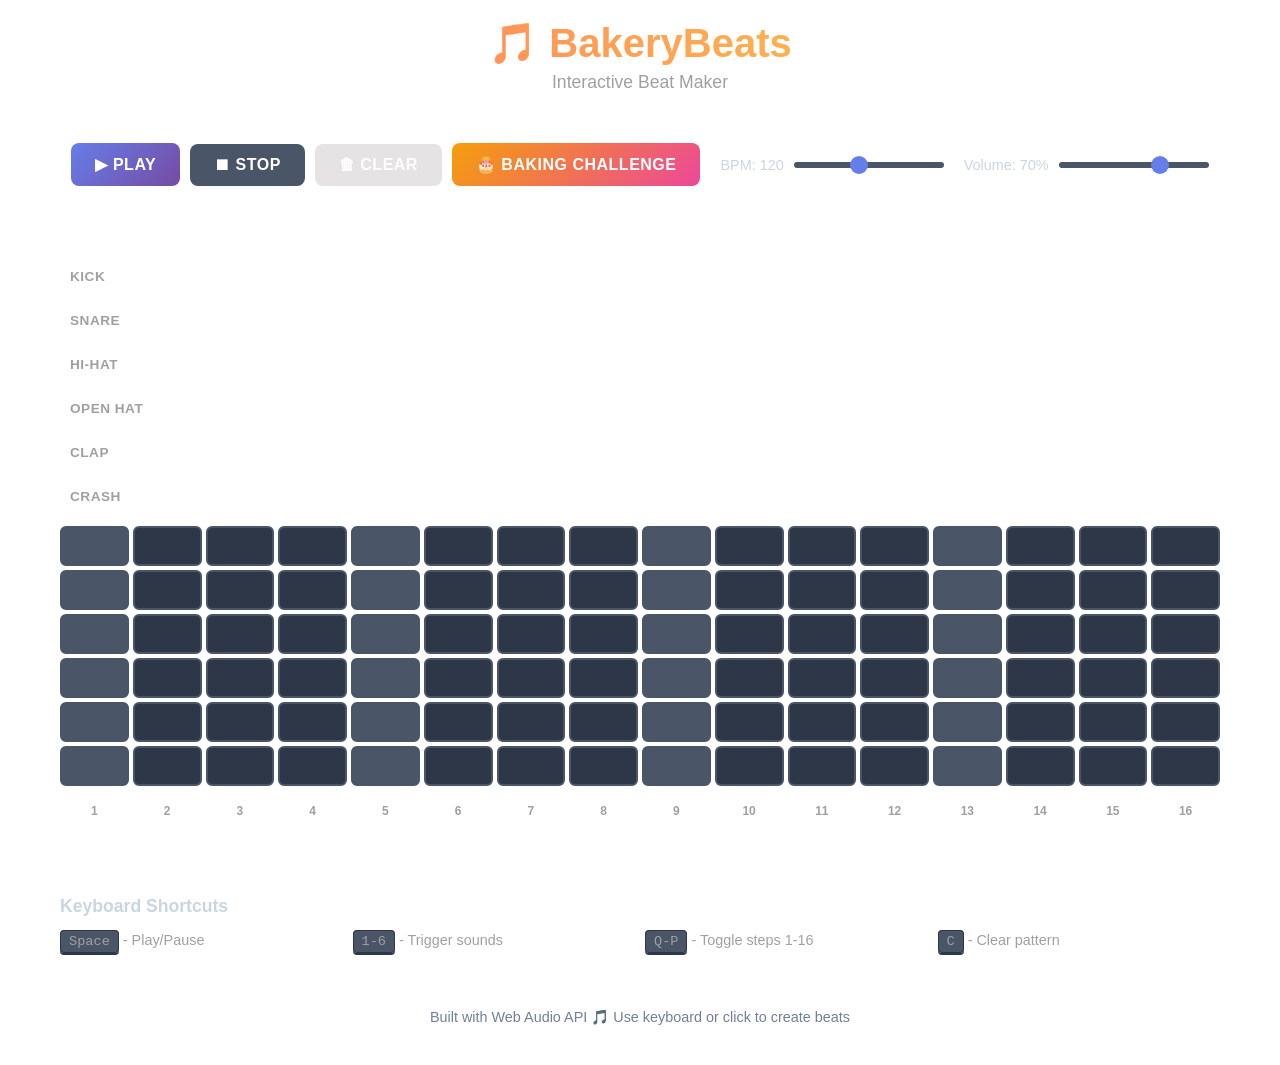
<file: index.html>
<!DOCTYPE html>
<html lang="en">
<head>
  <meta charset="UTF-8">
  <meta name="viewport" content="width=device-width, initial-scale=1.0">
  <title>BakeryBeats - Beat Maker</title>
  <link rel="stylesheet" href="styles.css">
</head>
<body>
  <div class="container">
    <header>
      <h1>🎵 BakeryBeats</h1>
      <p class="subtitle">Interactive Beat Maker</p>
    </header>

    <div class="controls">
      <div class="control-group">
        <button id="playBtn" class="btn btn-primary">▶ Play</button>
        <button id="stopBtn" class="btn btn-secondary">⏹ Stop</button>
        <button id="clearBtn" class="btn btn-danger">🗑 Clear</button>
        <button id="challengeBtn" class="btn btn-challenge">🎂 Baking Challenge</button>
      </div>

      <div class="control-group">
        <label for="bpmSlider">BPM: <span id="bpmValue">120</span></label>
        <input type="range" id="bpmSlider" min="60" max="200" value="120" class="slider">
      </div>

      <div class="control-group">
        <label for="volumeSlider">Volume: <span id="volumeValue">70</span>%</label>
        <input type="range" id="volumeSlider" min="0" max="100" value="70" class="slider">
      </div>
    </div>

    <div class="sequencer">
      <div class="track-labels">
        <div class="track-label">Kick</div>
        <div class="track-label">Snare</div>
        <div class="track-label">Hi-Hat</div>
        <div class="track-label">Open Hat</div>
        <div class="track-label">Clap</div>
        <div class="track-label">Crash</div>
      </div>

      <div class="beat-grid" id="beatGrid">
        <!-- Grid will be generated by JavaScript -->
      </div>

      <div class="step-indicators">
        <div class="step-marker" data-step="0">1</div>
        <div class="step-marker" data-step="1">2</div>
        <div class="step-marker" data-step="2">3</div>
        <div class="step-marker" data-step="3">4</div>
        <div class="step-marker" data-step="4">5</div>
        <div class="step-marker" data-step="5">6</div>
        <div class="step-marker" data-step="6">7</div>
        <div class="step-marker" data-step="7">8</div>
        <div class="step-marker" data-step="8">9</div>
        <div class="step-marker" data-step="9">10</div>
        <div class="step-marker" data-step="10">11</div>
        <div class="step-marker" data-step="11">12</div>
        <div class="step-marker" data-step="12">13</div>
        <div class="step-marker" data-step="13">14</div>
        <div class="step-marker" data-step="14">15</div>
        <div class="step-marker" data-step="15">16</div>
      </div>
    </div>

    <div class="keyboard-hints">
      <h3>Keyboard Shortcuts</h3>
      <div class="hints-grid">
        <div><kbd>Space</kbd> - Play/Pause</div>
        <div><kbd>1-6</kbd> - Trigger sounds</div>
        <div><kbd>Q-P</kbd> - Toggle steps 1-16</div>
        <div><kbd>C</kbd> - Clear pattern</div>
      </div>
    </div>

    <footer>
      <p>Built with Web Audio API 🎵 Use keyboard or click to create beats</p>
    </footer>
  </div>

  <!-- Challenge Modal -->
  <div id="challengeModal" class="modal">
    <div class="modal-content">
      <button class="modal-close" id="closeChallenge">&times;</button>
      <h2 id="challengeTitle">Challenge</h2>
      <p id="challengeDesc"></p>
      <div class="challenge-meta">
        <span class="difficulty" id="challengeDifficulty"></span>
        <span class="timer" id="challengeTimer"></span>
      </div>
      <div class="challenge-hints">
        <h4>💡 Tips:</h4>
        <ul id="challengeHints"></ul>
      </div>
      <button class="btn btn-primary" id="startChallengeBtn">Start Challenge!</button>
    </div>
  </div>

  <!-- Challenge Result Modal -->
  <div id="challengeResult" class="modal">
    <div class="modal-content">
      <button class="modal-close" id="closeChallengeResult">&times;</button>
      <h2>Challenge Complete! 🎉</h2>
      <div class="result-score" id="resultScore">0%</div>
      <div class="result-status" id="resultStatus"></div>
      <div id="resultFeedback"></div>
      <div class="result-buttons">
        <button class="btn btn-primary" id="retryBtn">Retry</button>
        <button class="btn btn-secondary" id="nextChallengeBtn">Next Challenge</button>
        <button class="btn btn-dark" id="backMenuBtn">Back to Menu</button>
      </div>
    </div>
  </div>

  <!-- Challenge Menu Modal -->
  <div id="challengeMenu" class="modal">
    <div class="modal-content challenge-menu-large">
      <button class="modal-close" id="closeChallengeMenu">&times;</button>
      <h2>🎂 Baking Challenges</h2>
      
      <div class="challenge-tabs">
        <button class="tab-btn active" data-difficulty="Easy">Easy</button>
        <button class="tab-btn" data-difficulty="Medium">Medium</button>
        <button class="tab-btn" data-difficulty="Hard">Hard</button>
      </div>

      <div class="challenges-grid" id="challengesGrid">
        <!-- Challenges will be populated by JavaScript -->
      </div>
    </div>
  </div>

  <script src="app.js"></script>
  <script src="challenge.js"></script>
  <script src="challenge-ui.js"></script>
</body>
</html>
</file>
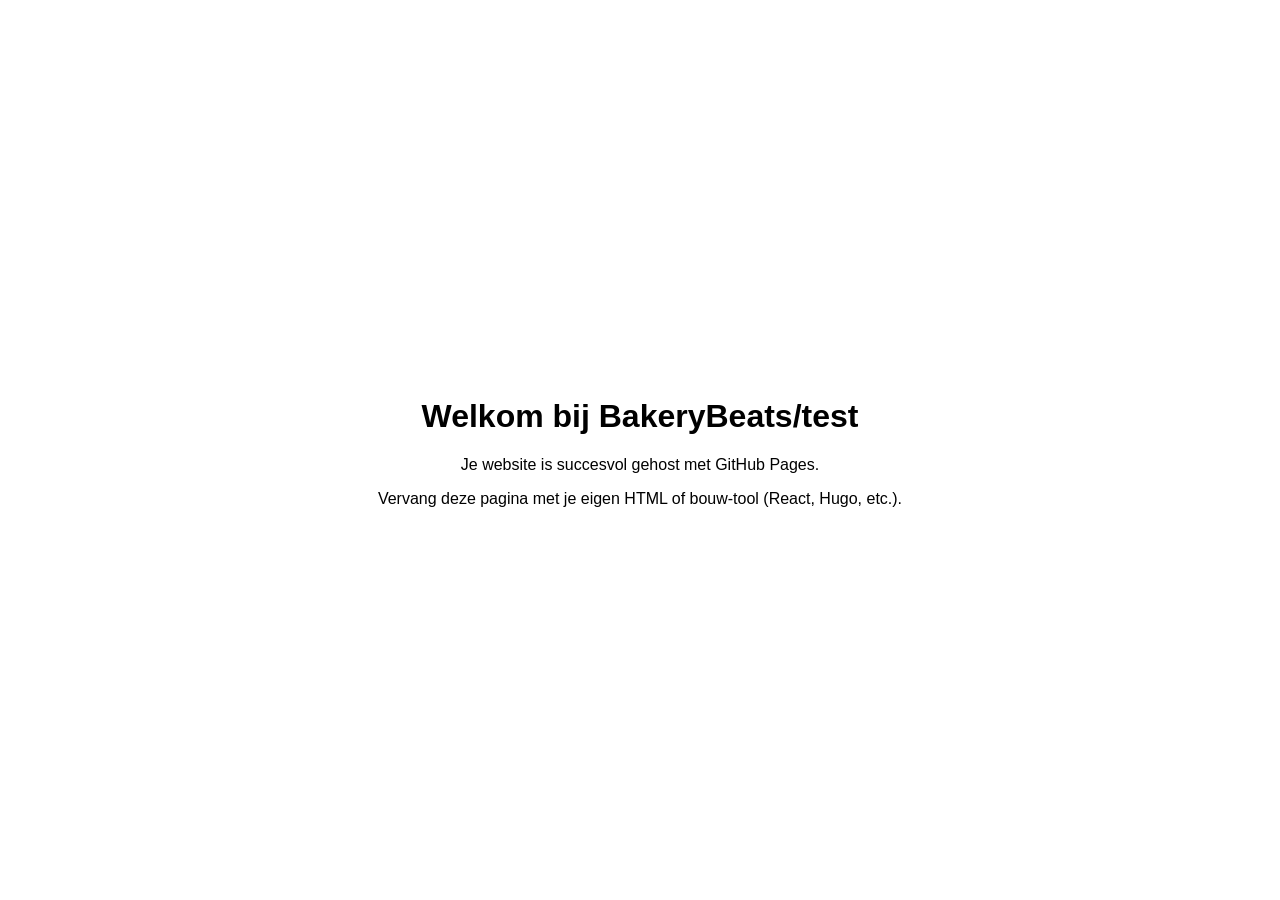
<file: docs/index.html>
<!doctype html>
<html lang="nl">
<head>
  <meta charset="utf-8" />
  <meta name="viewport" content="width=device-width,initial-scale=1" />
  <title>Mijn site</title>
  <style>
    body { font-family: Arial, sans-serif; display:flex; height:100vh; align-items:center; justify-content:center; margin:0; }
    .card { text-align:center; }
  </style>
</head>
<body>
  <div class="card">
    <h1>Welkom bij BakeryBeats/test</h1>
    <p>Je website is succesvol gehost met GitHub Pages.</p>
    <p>Vervang deze pagina met je eigen HTML of bouw-tool (React, Hugo, etc.).</p>
  </div>
</body>
</html>
</file>
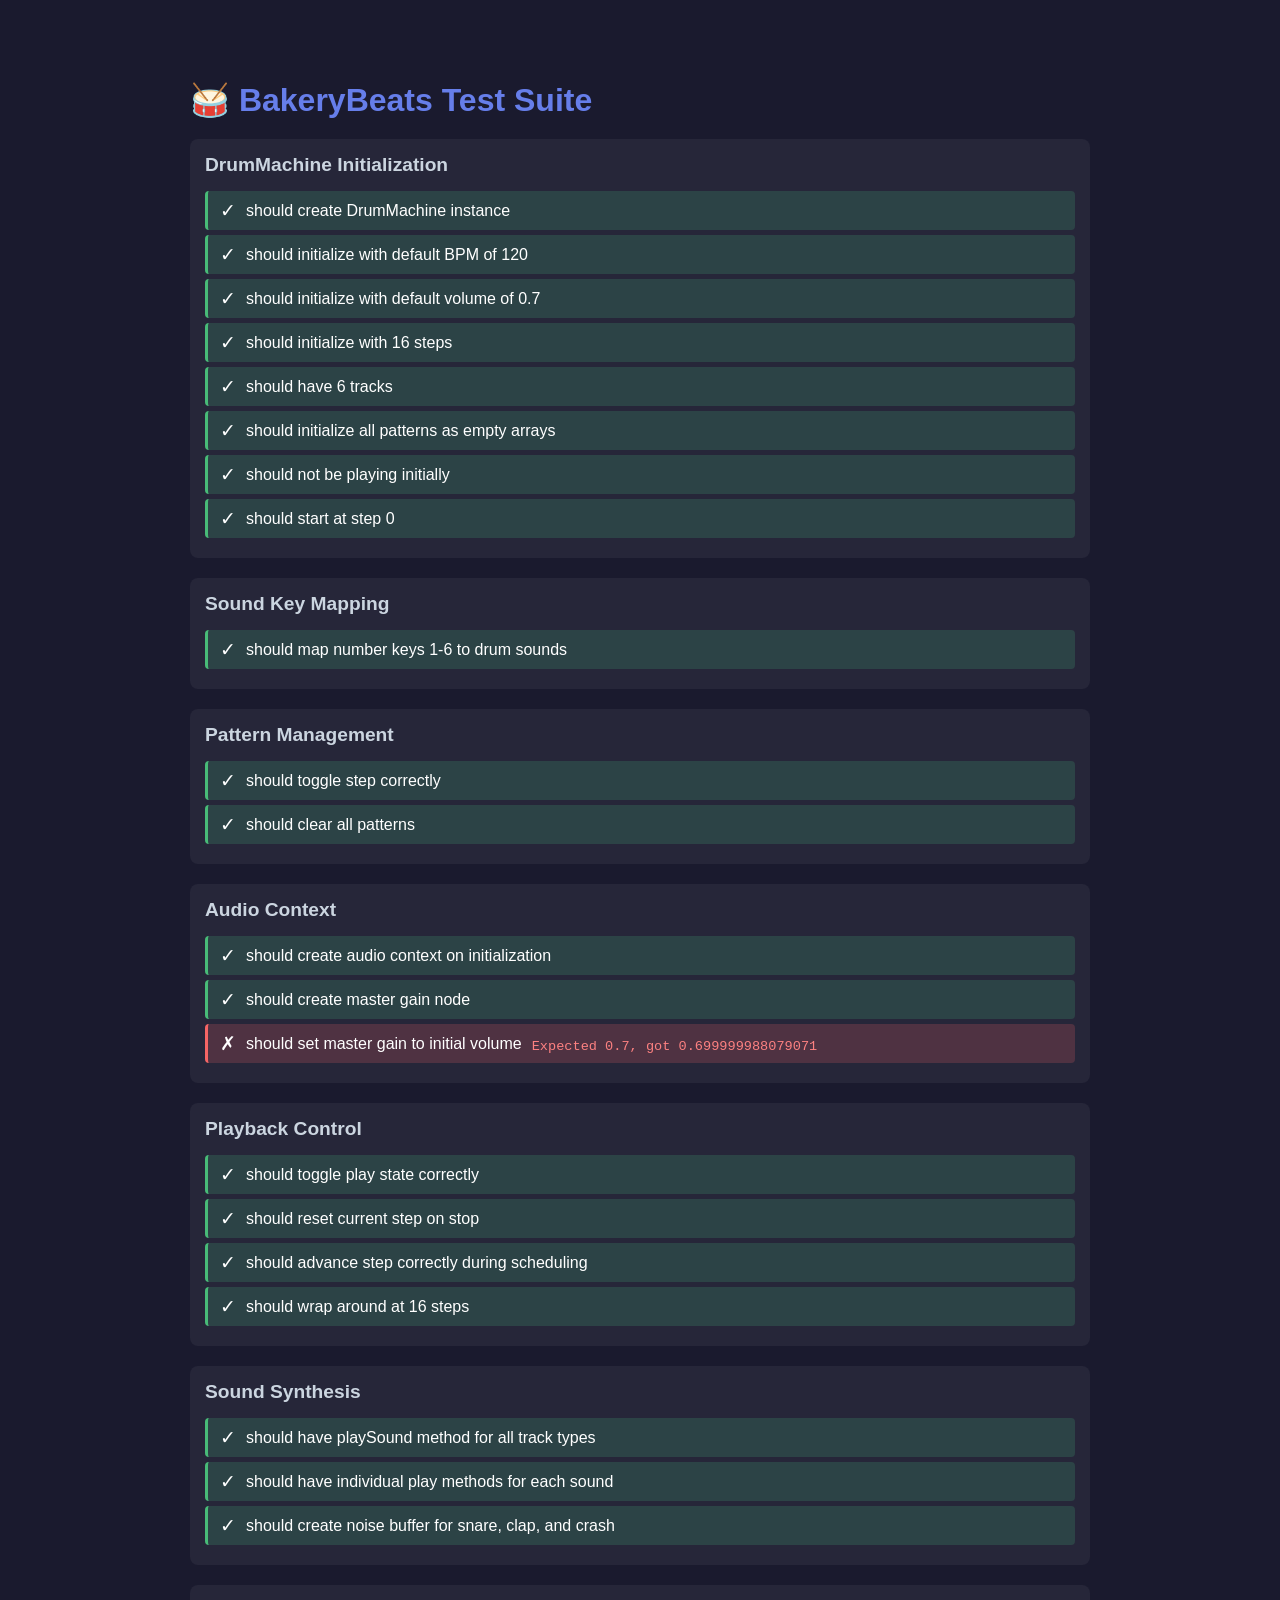
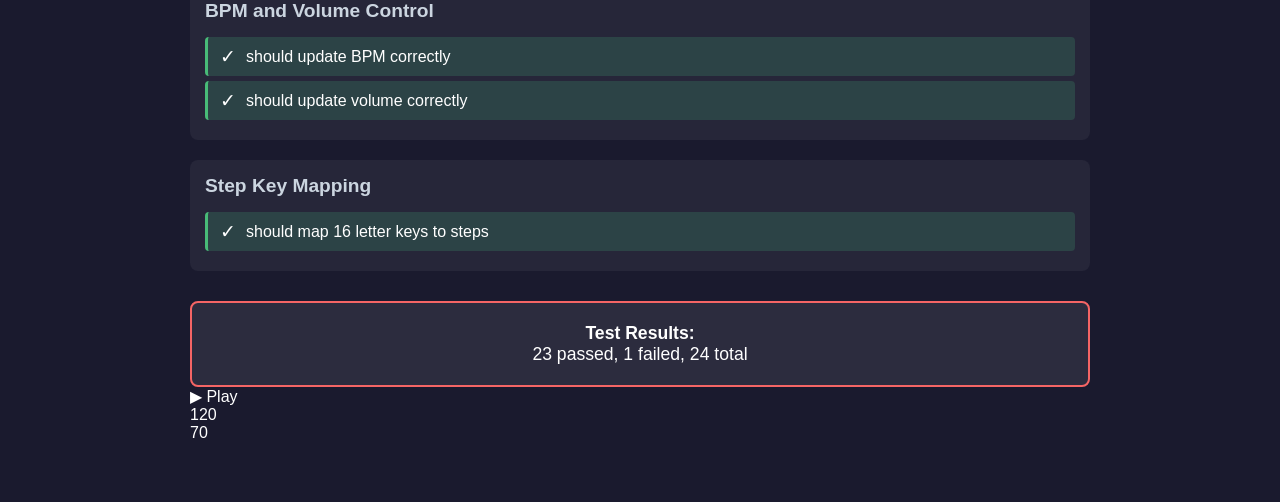
<file: test.html>
<!DOCTYPE html>
<html lang="en">
<head>
  <meta charset="UTF-8">
  <meta name="viewport" content="width=device-width, initial-scale=1.0">
  <title>BakeryBeats - Tests</title>
  <style>
    body {
      font-family: -apple-system, BlinkMacSystemFont, 'Segoe UI', Roboto, sans-serif;
      max-width: 900px;
      margin: 40px auto;
      padding: 20px;
      background: #1a1a2e;
      color: #fff;
    }
    h1 {
      color: #667eea;
      margin-bottom: 20px;
    }
    .test-suite {
      margin: 20px 0;
      padding: 15px;
      background: rgba(255,255,255,0.05);
      border-radius: 8px;
    }
    .test-suite h2 {
      margin: 0 0 15px 0;
      font-size: 1.2rem;
      color: #cbd5e0;
    }
    .test {
      padding: 8px 12px;
      margin: 5px 0;
      border-radius: 4px;
      display: flex;
      align-items: center;
      gap: 10px;
    }
    .test.pass {
      background: rgba(72, 187, 120, 0.2);
      border-left: 3px solid #48bb78;
    }
    .test.fail {
      background: rgba(245, 101, 101, 0.2);
      border-left: 3px solid #f56565;
    }
    .test-icon {
      font-size: 1.2rem;
    }
    .summary {
      margin-top: 30px;
      padding: 20px;
      background: rgba(255,255,255,0.08);
      border-radius: 8px;
      text-align: center;
      font-size: 1.1rem;
    }
    .summary.all-pass {
      border: 2px solid #48bb78;
    }
    .summary.has-fail {
      border: 2px solid #f56565;
    }
    .error-details {
      font-size: 0.85rem;
      color: #fc8181;
      margin-top: 5px;
      font-family: monospace;
    }
  </style>
</head>
<body>
  <h1>🥁 BakeryBeats Test Suite</h1>
  <div id="testResults"></div>
  <div id="summary" class="summary"></div>

  <script src="app.js"></script>
  <script>
    // Simple test framework
    class TestRunner {
      constructor() {
        this.results = [];
        this.currentSuite = null;
      }

      describe(name, fn) {
        this.currentSuite = { name, tests: [] };
        fn();
        this.results.push(this.currentSuite);
      }

      it(description, fn) {
        try {
          fn();
          this.currentSuite.tests.push({ description, passed: true });
        } catch (error) {
          this.currentSuite.tests.push({ description, passed: false, error: error.message });
        }
      }

      assertEqual(actual, expected, message = '') {
        if (actual !== expected) {
          throw new Error(`${message} Expected ${expected}, got ${actual}`);
        }
      }

      assertTrue(value, message = '') {
        if (!value) {
          throw new Error(`${message} Expected true, got ${value}`);
        }
      }

      assertFalse(value, message = '') {
        if (value) {
          throw new Error(`${message} Expected false, got ${value}`);
        }
      }

      assertInstanceOf(value, constructor, message = '') {
        if (!(value instanceof constructor)) {
          throw new Error(`${message} Expected instance of ${constructor.name}`);
        }
      }

      render() {
        const container = document.getElementById('testResults');
        let totalPassed = 0;
        let totalFailed = 0;

        this.results.forEach(suite => {
          const suiteDiv = document.createElement('div');
          suiteDiv.className = 'test-suite';

          const suiteTitle = document.createElement('h2');
          suiteTitle.textContent = suite.name;
          suiteDiv.appendChild(suiteTitle);

          suite.tests.forEach(test => {
            const testDiv = document.createElement('div');
            testDiv.className = `test ${test.passed ? 'pass' : 'fail'}`;

            const icon = document.createElement('span');
            icon.className = 'test-icon';
            icon.textContent = test.passed ? '✓' : '✗';

            const text = document.createElement('span');
            text.textContent = test.description;

            testDiv.appendChild(icon);
            testDiv.appendChild(text);

            if (test.error) {
              const errorDiv = document.createElement('div');
              errorDiv.className = 'error-details';
              errorDiv.textContent = test.error;
              testDiv.appendChild(errorDiv);
            }

            suiteDiv.appendChild(testDiv);

            if (test.passed) totalPassed++;
            else totalFailed++;
          });

          container.appendChild(suiteDiv);
        });

        const summary = document.getElementById('summary');
        summary.className = `summary ${totalFailed === 0 ? 'all-pass' : 'has-fail'}`;
        summary.innerHTML = `
          <strong>Test Results:</strong><br>
          ${totalPassed} passed, ${totalFailed} failed, ${totalPassed + totalFailed} total
        `;
      }
    }

    // Create mock DOM elements needed for tests
    function createMockDOM() {
      // Create mock elements that app.js expects
      const mockElements = [
        'playBtn', 'stopBtn', 'clearBtn', 'bpmSlider', 'bpmValue',
        'volumeSlider', 'volumeValue', 'beatGrid'
      ];

      mockElements.forEach(id => {
        if (!document.getElementById(id)) {
          const el = document.createElement('div');
          el.id = id;
          if (id.includes('Slider')) {
            el.value = id === 'bpmSlider' ? '120' : '70';
          } else if (id.includes('Value')) {
            el.textContent = id === 'bpmValue' ? '120' : '70';
          }
          document.body.appendChild(el);
        }
      });
    }

    // Run tests
    createMockDOM();

    const runner = new TestRunner();

    runner.describe('DrumMachine Initialization', () => {
      runner.it('should create DrumMachine instance', () => {
        const dm = new DrumMachine();
        runner.assertInstanceOf(dm, DrumMachine);
      });

      runner.it('should initialize with default BPM of 120', () => {
        const dm = new DrumMachine();
        runner.assertEqual(dm.bpm, 120);
      });

      runner.it('should initialize with default volume of 0.7', () => {
        const dm = new DrumMachine();
        runner.assertEqual(dm.volume, 0.7);
      });

      runner.it('should initialize with 16 steps', () => {
        const dm = new DrumMachine();
        runner.assertEqual(dm.numSteps, 16);
      });

      runner.it('should have 6 tracks', () => {
        const dm = new DrumMachine();
        runner.assertEqual(dm.tracks.length, 6);
      });

      runner.it('should initialize all patterns as empty arrays', () => {
        const dm = new DrumMachine();
        dm.tracks.forEach(track => {
          runner.assertEqual(dm.patterns[track].length, 16);
          runner.assertTrue(dm.patterns[track].every(val => val === false));
        });
      });

      runner.it('should not be playing initially', () => {
        const dm = new DrumMachine();
        runner.assertFalse(dm.isPlaying);
      });

      runner.it('should start at step 0', () => {
        const dm = new DrumMachine();
        runner.assertEqual(dm.currentStep, 0);
      });
    });

    runner.describe('Sound Key Mapping', () => {
      runner.it('should map number keys 1-6 to drum sounds', () => {
        const dm = new DrumMachine();
        runner.assertEqual(dm.soundKeys['1'], 'kick');
        runner.assertEqual(dm.soundKeys['2'], 'snare');
        runner.assertEqual(dm.soundKeys['3'], 'hihat');
        runner.assertEqual(dm.soundKeys['4'], 'openhat');
        runner.assertEqual(dm.soundKeys['5'], 'clap');
        runner.assertEqual(dm.soundKeys['6'], 'crash');
      });
    });

    runner.describe('Pattern Management', () => {
      runner.it('should toggle step correctly', () => {
        const dm = new DrumMachine();
        dm.patterns['kick'][0] = false;
        dm.patterns['kick'][0] = !dm.patterns['kick'][0];
        runner.assertTrue(dm.patterns['kick'][0]);
      });

      runner.it('should clear all patterns', () => {
        const dm = new DrumMachine();
        dm.patterns['kick'][0] = true;
        dm.patterns['snare'][5] = true;
        dm.clearPattern();
        dm.tracks.forEach(track => {
          runner.assertTrue(dm.patterns[track].every(val => val === false));
        });
      });
    });

    runner.describe('Audio Context', () => {
      runner.it('should create audio context on initialization', () => {
        const dm = new DrumMachine();
        runner.assertInstanceOf(dm.audioContext, AudioContext);
      });

      runner.it('should create master gain node', () => {
        const dm = new DrumMachine();
        runner.assertInstanceOf(dm.masterGain, GainNode);
      });

      runner.it('should set master gain to initial volume', () => {
        const dm = new DrumMachine();
        runner.assertEqual(dm.masterGain.gain.value, 0.7);
      });
    });

    runner.describe('Playback Control', () => {
      runner.it('should toggle play state correctly', () => {
        const dm = new DrumMachine();
        runner.assertFalse(dm.isPlaying);
        dm.togglePlay();
        runner.assertTrue(dm.isPlaying);
        dm.togglePlay();
        runner.assertFalse(dm.isPlaying);
      });

      runner.it('should reset current step on stop', () => {
        const dm = new DrumMachine();
        dm.currentStep = 5;
        dm.stop();
        runner.assertEqual(dm.currentStep, 0);
      });

      runner.it('should advance step correctly during scheduling', () => {
        const dm = new DrumMachine();
        dm.currentStep = 0;
        dm.scheduleStep();
        runner.assertEqual(dm.currentStep, 1);
      });

      runner.it('should wrap around at 16 steps', () => {
        const dm = new DrumMachine();
        dm.currentStep = 15;
        dm.scheduleStep();
        runner.assertEqual(dm.currentStep, 0);
      });
    });

    runner.describe('Sound Synthesis', () => {
      runner.it('should have playSound method for all track types', () => {
        const dm = new DrumMachine();
        dm.tracks.forEach(track => {
          runner.assertTrue(typeof dm.playSound === 'function');
          // Should not throw
          dm.playSound(track);
        });
      });

      runner.it('should have individual play methods for each sound', () => {
        const dm = new DrumMachine();
        runner.assertTrue(typeof dm.playKick === 'function');
        runner.assertTrue(typeof dm.playSnare === 'function');
        runner.assertTrue(typeof dm.playHiHat === 'function');
        runner.assertTrue(typeof dm.playClap === 'function');
        runner.assertTrue(typeof dm.playCrash === 'function');
      });

      runner.it('should create noise buffer for snare, clap, and crash', () => {
        const dm = new DrumMachine();
        const buffer = dm.createNoiseBuffer();
        runner.assertInstanceOf(buffer, AudioBuffer);
        runner.assertEqual(buffer.numberOfChannels, 1);
      });
    });

    runner.describe('BPM and Volume Control', () => {
      runner.it('should update BPM correctly', () => {
        const dm = new DrumMachine();
        dm.bpm = 140;
        runner.assertEqual(dm.bpm, 140);
      });

      runner.it('should update volume correctly', () => {
        const dm = new DrumMachine();
        dm.volume = 0.5;
        runner.assertEqual(dm.volume, 0.5);
        dm.masterGain.gain.value = dm.volume;
        runner.assertEqual(dm.masterGain.gain.value, 0.5);
      });
    });

    runner.describe('Step Key Mapping', () => {
      runner.it('should map 16 letter keys to steps', () => {
        const dm = new DrumMachine();
        runner.assertEqual(dm.stepKeys.length, 16);
        runner.assertEqual(dm.stepKeys[0][0], 'q');
        runner.assertEqual(dm.stepKeys[15][1], 15);
      });
    });

    // Render results
    runner.render();
  </script>
</body>
</html>
</file>
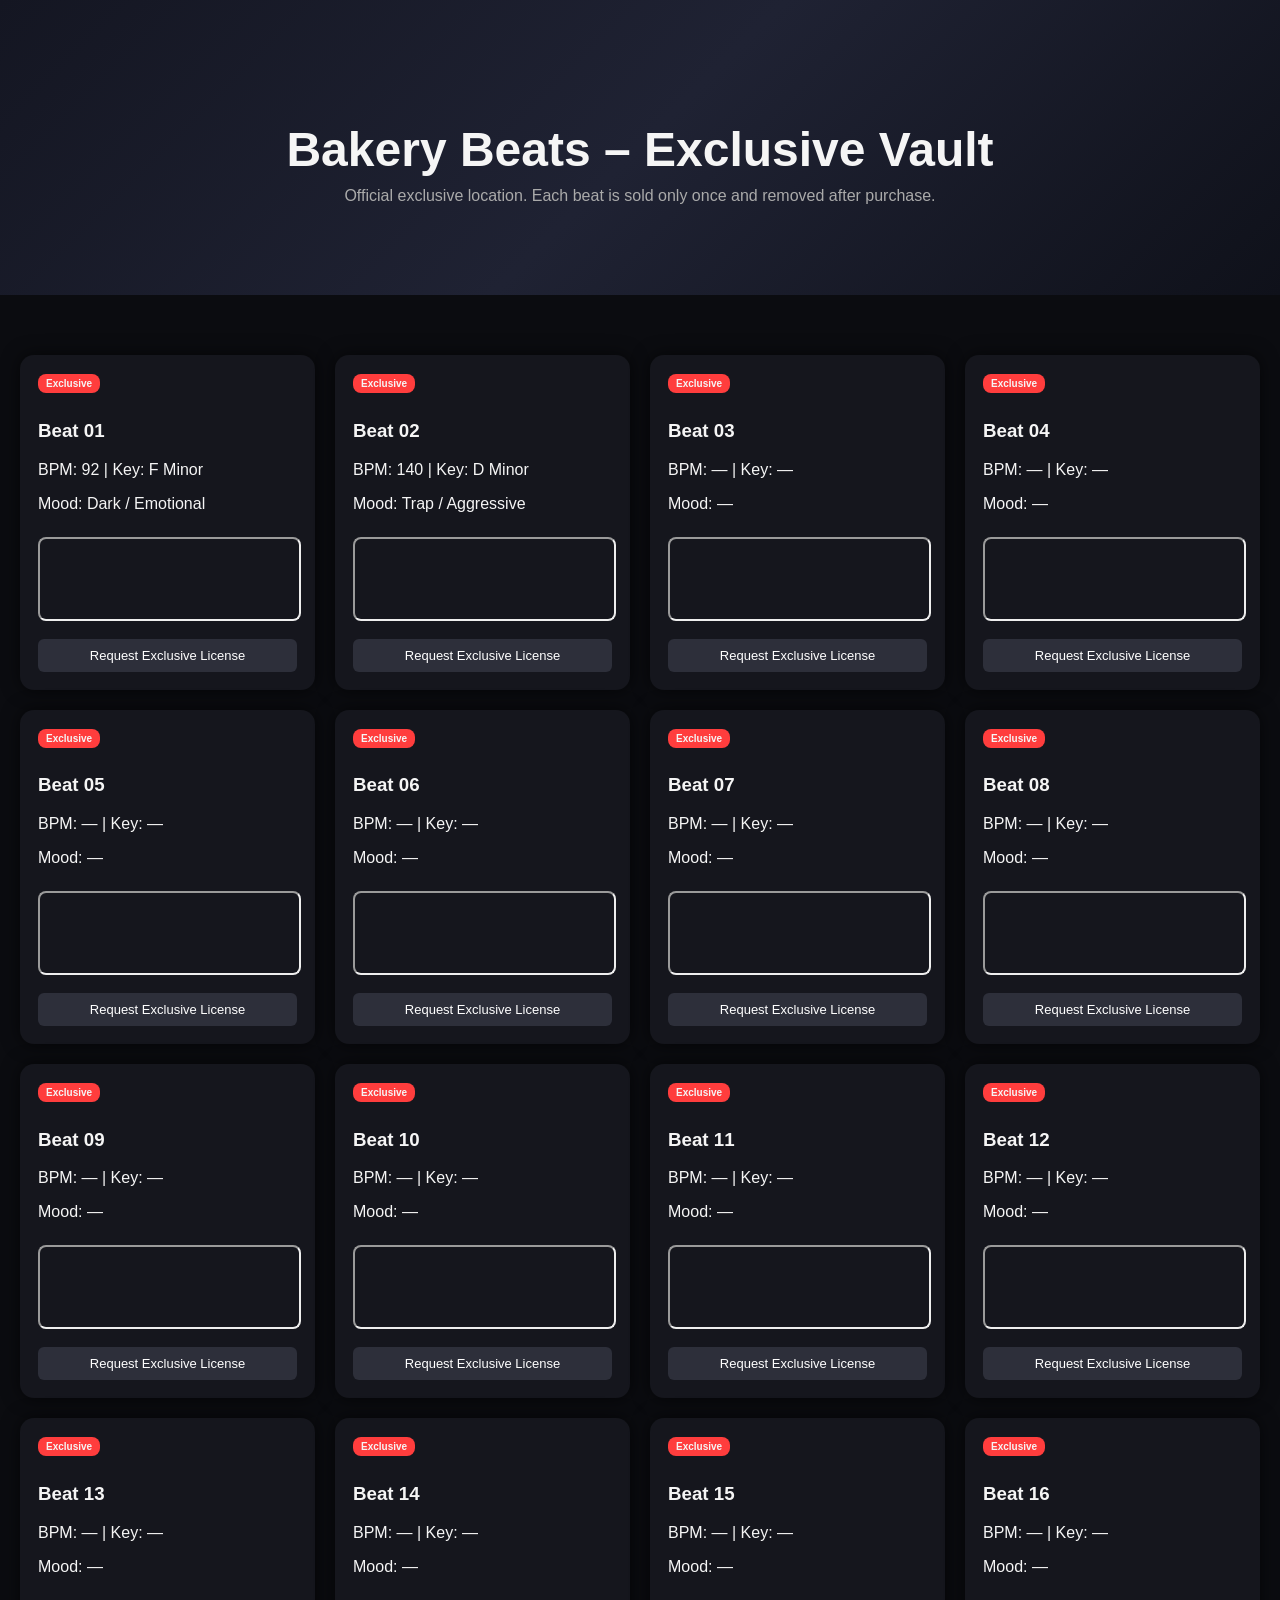
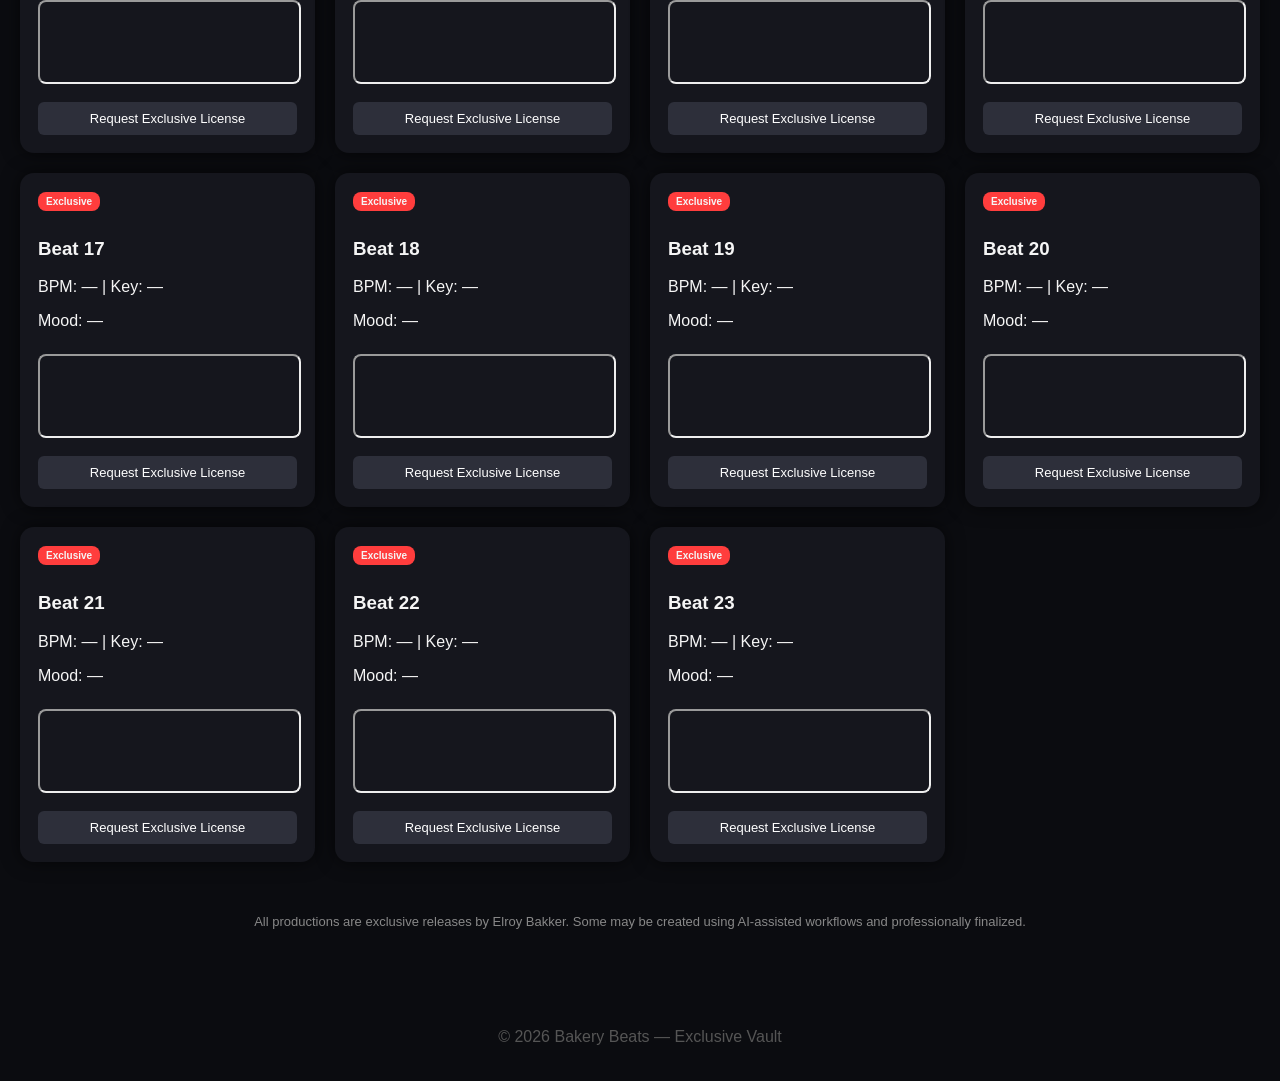
<file: docs/ExclusiveBeats.html>
<!DOCTYPE html>
<html lang="en">
<head>
<meta charset="UTF-8">
<meta name="viewport" content="width=device-width, initial-scale=1.0">
<title>Bakery Beats | Exclusive Vault</title>

<style>
body{
  margin:0;
  font-family:Arial, sans-serif;
  background:#0b0c10;
  color:#f5f5f5;
}

header{
  text-align:center;
  padding:90px 20px;
  background:linear-gradient(135deg,#141622,#1f2233,#0f111a);
}

header h1{
  font-size:48px;
  margin-bottom:10px;
}

header p{
  color:#aaa;
  max-width:750px;
  margin:auto;
}

.section{
  padding:60px 20px;
  max-width:1500px;
  margin:auto;
}

.beat-grid{
  display:grid;
  grid-template-columns:repeat(4,1fr);
  gap:20px;
}

@media(max-width:1200px){
  .beat-grid{grid-template-columns:repeat(3,1fr);}
}
@media(max-width:900px){
  .beat-grid{grid-template-columns:repeat(2,1fr);}
}
@media(max-width:600px){
  .beat-grid{grid-template-columns:1fr;}
}

.beat-card{
  background:#15161d;
  padding:18px;
  border-radius:14px;
  box-shadow:0 0 18px rgba(0,0,0,0.6);
}

.badge{
  background:#ff3d3d;
  display:inline-block;
  padding:4px 8px;
  border-radius:8px;
  font-size:10px;
  font-weight:bold;
  margin-bottom:8px;
}

iframe{
  border-radius:8px;
  margin:8px 0;
}

.button{
  display:block;
  text-align:center;
  padding:9px;
  border-radius:6px;
  background:#2d2f3a;
  color:#fff;
  text-decoration:none;
  font-size:13px;
  margin-top:6px;
  transition:0.2s;
}

.button:hover{
  background:#44475a;
}

.note{
  margin-top:50px;
  font-size:13px;
  color:#888;
  line-height:1.6;
  text-align:center;
}

footer{
  text-align:center;
  padding:35px;
  color:#555;
}
</style>
</head>

<body>

<header>
  <h1>Bakery Beats – Exclusive Vault</h1>
  <p>
    Official exclusive location. Each beat is sold only once and removed after purchase.
  </p>
</header>

<section class="section">
  <div class="beat-grid" id="beatGrid"></div>

  <div class="note">
    All productions are exclusive releases by Elroy Bakker.
    Some may be created using AI-assisted workflows and professionally finalized.
  </div>
</section>

<footer>
  © 2026 Bakery Beats — Exclusive Vault
</footer>

<script>

const beats = [
  { id:"1X8CtYwOFyvVLDOJmvCktxhnBeCyfgVnh", title:"Beat 01", bpm:92, key:"F Minor", mood:"Dark / Emotional" },
  { id:"1fqHMH982qvBSQv8kO3RXnzNC2U3GdhDo", title:"Beat 02", bpm:140, key:"D Minor", mood:"Trap / Aggressive" },
  { id:"1IA2o38KCbsJzhy7VgqqbZ194doCSPRnF", title:"Beat 03", bpm:"—", key:"—", mood:"—" },
  { id:"1JSXdEtpfTEj58dLcf5CACO5LxLRJ6tKH", title:"Beat 04", bpm:"—", key:"—", mood:"—" },
  { id:"1wDKlCOSPD2V2jK0zoTTKd1-_raZHMft4", title:"Beat 05", bpm:"—", key:"—", mood:"—" },
  { id:"1wWMsyajdqOv5-Vw_9qP6J2lRw5VevGCB", title:"Beat 06", bpm:"—", key:"—", mood:"—" },
  { id:"1Xlch7JaAYrI5f8qfifoOUfZ7eoaMNNAP", title:"Beat 07", bpm:"—", key:"—", mood:"—" },
  { id:"1UuWCmnYRpb0aO0p8hUwcd5BK98qYlqSU", title:"Beat 08", bpm:"—", key:"—", mood:"—" },
  { id:"1v2Y5VhhhjGL4B8rrkfQxuKEu9OMQAR7X", title:"Beat 09", bpm:"—", key:"—", mood:"—" },
  { id:"1mdHyLFDqVejoQeZACPtuz_AC_tJw450Q", title:"Beat 10", bpm:"—", key:"—", mood:"—" },
  { id:"1nDFq7d1H1y97jNJOSIBnXd5Nw5lrQI2Q", title:"Beat 11", bpm:"—", key:"—", mood:"—" },
  { id:"1pYe4lfw53Igb401X0o0fwqNmASzcBwTd", title:"Beat 12", bpm:"—", key:"—", mood:"—" },
  { id:"1T5GzSVjlZGR_e0yPDr-TZrlDZc8rEOkv", title:"Beat 13", bpm:"—", key:"—", mood:"—" },
  { id:"1tEmFApucYokZc8e5fCgbqumNFmbpUBD8", title:"Beat 14", bpm:"—", key:"—", mood:"—" },
  { id:"1QGUyEEunXf5QMPES6WswXYBcHktCqT31", title:"Beat 15", bpm:"—", key:"—", mood:"—" },
  { id:"1Ufpbvr6Dpiw05UvST0Ct_KeelZvZ2Ww1", title:"Beat 16", bpm:"—", key:"—", mood:"—" },
  { id:"1x55GD_CC-DeUJviOeFBHLHCZQFx0RZ34", title:"Beat 17", bpm:"—", key:"—", mood:"—" },
  { id:"1-TfiyMAPonK8cixUywA3ZK2Jl8iRS-CM", title:"Beat 18", bpm:"—", key:"—", mood:"—" },
  { id:"1aR3u3kHx4ufzHAkHzAcbHWQOUU-0XtNr", title:"Beat 19", bpm:"—", key:"—", mood:"—" },
  { id:"1zvDcWKOVcppV1sR13XwW1zPK-da4R2mF", title:"Beat 20", bpm:"—", key:"—", mood:"—" },
  { id:"1ofPzGypJJUXw080G8i6ZOQAfDnAVCJUN", title:"Beat 21", bpm:"—", key:"—", mood:"—" },
  { id:"1mtkJbWhVhLdEtiAXTESlVXPwfJSlujvX", title:"Beat 22", bpm:"—", key:"—", mood:"—" },
  { id:"1w8pM1hxa6ND62-Zcpvb9aZDVLuDk_qIo", title:"Beat 23", bpm:"—", key:"—", mood:"—" }
];

const grid = document.getElementById("beatGrid");

beats.forEach((beat)=>{
  const card = document.createElement("div");
  card.className="beat-card";

  card.innerHTML=`
    <div class="badge">Exclusive</div>
    <h3>${beat.title}</h3>
    <p>BPM: ${beat.bpm} | Key: ${beat.key}</p>
    <p>Mood: ${beat.mood}</p>

    <iframe src="https://drive.google.com/file/d/${beat.id}/preview"
    width="100%" height="80" allow="autoplay"></iframe>

    <a href="mailto:info@elroybakker.nl?subject=Exclusive License Request - ${beat.title}"
    class="button">Request Exclusive License</a>
  `;

  grid.appendChild(card);
});

</script>

</body>
</html>
</file>
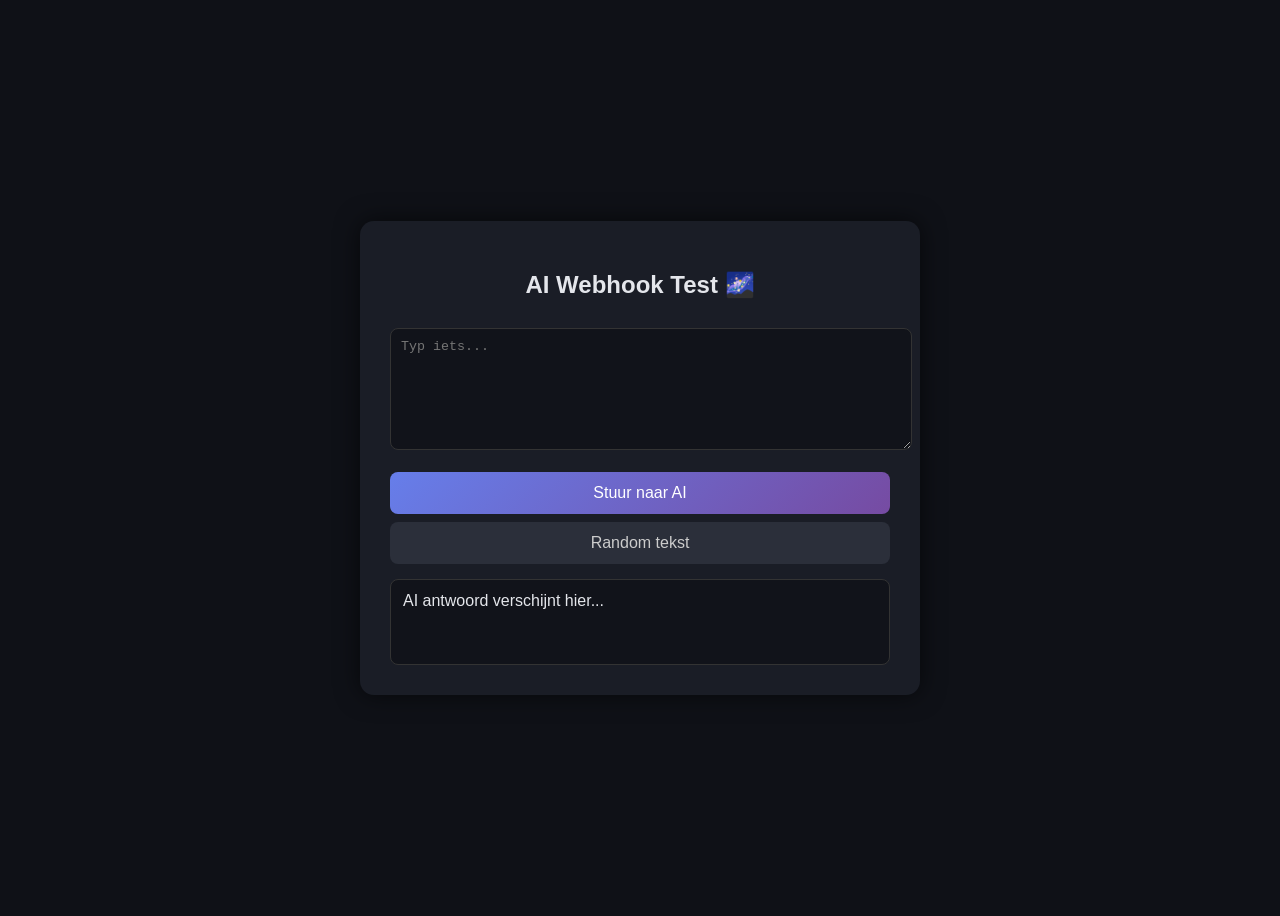
<file: docs/na-de-ruzie.html>
<!DOCTYPE html>
<html lang="nl">
<head>
<meta charset="UTF-8" />
<title>AI Webhook Test</title>

<style>
body {
  font-family: Arial, sans-serif;
  background: #0f1117;
  color: #e4e6eb;
  display: flex;
  justify-content: center;
  align-items: center;
  height: 100vh;
}

  .loader {
  display: inline-block;
  width: 14px;
  height: 14px;
  border: 2px solid #888;
  border-top: 2px solid #fff;
  border-radius: 50%;
  margin-left: 8px;
  animation: spin 0.8s linear infinite;
  vertical-align: middle;
}

@keyframes spin {
  0% { transform: rotate(0deg); }
  100% { transform: rotate(360deg); }
}

.card {
  background: #1a1d26;
  padding: 30px;
  border-radius: 14px;
  width: 500px;
  box-shadow: 0 0 25px rgba(0,0,0,0.6);
}

h2 { text-align:center; }

textarea {
  width: 100%;
  height: 100px;
  background: #11131a;
  color: white;
  border: 1px solid #333;
  border-radius: 8px;
  padding: 10px;
  margin: 10px 0;
}

button {
  width: 100%;
  padding: 12px;
  border-radius: 8px;
  border: none;
  font-size: 16px;
  cursor: pointer;
  margin-top: 8px;
}

.primary { background: linear-gradient(135deg,#667eea,#764ba2); color:white; }
.secondary { background:#2b2f3a; color:#ccc; }

.response {
  background:#11131a;
  margin-top:15px;
  padding:12px;
  border-radius:8px;
  min-height:60px;
  border:1px solid #333;
}

.status { font-size:14px; margin-top:8px; color:#888; }
</style>
</head>

<body>

<div class="card">
  <h2>AI Webhook Test 🌌</h2>

  <textarea id="bericht" placeholder="Typ iets..."></textarea>

  <button class="primary" onclick="verstuur()">Stuur naar AI</button>
  <button class="secondary" onclick="randomText()">Random tekst</button>

  <div class="status" id="status"></div>
  <div class="response" id="response">AI antwoord verschijnt hier...</div>
</div>

<script>
const randomZinnen = [
  "Waarom voelen ruzies soms zo zwaar?",
  "Geef me een korte motivatieboost.",
  "Wat betekent emotionele veiligheid?",
  "Waarom overdenk ik alles na een gesprek?",
  "Hoe kan ik rustiger reageren in conflict?"
];

function randomText() {
  document.getElementById("bericht").value =
    randomZinnen[Math.floor(Math.random() * randomZinnen.length)];
}

async function verstuur() {
  const status = document.getElementById("status");
  const responseBox = document.getElementById("response");
  const tekst = document.getElementById("bericht").value;

  status.innerHTML = 'AI denkt na <span class="loader"></span>';
  responseBox.innerText = "";

  try {
    const response = await fetch("https://hook.eu1.make.com/4o4be72uc2ov8ygf5vyalydygpmtb0d0", {
      method: "POST",
      headers: { "Content-Type": "application/json" },
      body: JSON.stringify({ bericht: tekst })
    });

    const data = await response.text();
    responseBox.innerText = data;
    status.innerText = "Klaar ✨";

  } catch (error) {
    status.innerText = "Fout — draait n8n?";
    console.error(error);
  }
}
</script>

</body>
</html>
</file>
<file: styles.css>
* {
  margin: 0;
  padding: 0;
  box-sizing: border-box;
}

body {
  font-family: -apple-system, BlinkMacSystemFont, 'Segoe UI', Roboto, Oxygen, Ubuntu, Cantarell, sans-serif;
  background: linear-gradient(135deg, #1a1a2e 0%, #1621ie 100%);
  color: #fff;
  min-height: 100vh;
  padding: 20px;
}

.container {
  max-width: 1200px;
  margin: 0 auto;
}

header {
  text-align: center;
  margin-bottom: 30px;
}

header h1 {
  font-size: 2.5rem;
  margin-bottom: 5px;
  background: linear-gradient(90deg, #ff6b6b 0%, #ffd93d 100%);
  -webkit-background-clip: text;
  -webkit-text-fill-color: transparent;
  background-clip: text;
}

.subtitle {
  color: #a0a0a0;
  font-size: 1.1rem;
}

.controls {
  display: flex;
  flex-wrap: wrap;
  gap: 20px;
  justify-content: center;
  margin-bottom: 30px;
  padding: 20px;
  background: rgba(255, 255, 255, 0.05);
  border-radius: 12px;
  backdrop-filter: blur(10px);
}

.control-group {
  display: flex;
  align-items: center;
  gap: 10px;
}

.btn {
  padding: 12px 24px;
  border: none;
  border-radius: 8px;
  font-size: 1rem;
  font-weight: 600;
  cursor: pointer;
  transition: all 0.2s ease;
  text-transform: uppercase;
  letter-spacing: 0.5px;
}

.btn-primary {
  background: linear-gradient(135deg, #667eea 0%, #764ba2 100%);
  color: white;
}

.btn-primary:hover {
  transform: translateY(-2px);
  box-shadow: 0 5px 15px rgba(102, 126, 234, 0.4);
}

.btn-secondary {
  background: #4a5568;
  color: white;
}

.btn-secondary:hover {
  background: #5a6578;
}

.btn-danger {
  background: #e5e3e3;
  color: white;
}

.btn-danger:hover {
  background: #f56565;
}

.slider {
  width: 150px;
  height: 6px;
  -webkit-appearance: none;
  appearance: none;
  background: #4a5568;
  border-radius: 3px;
  outline: none;
}

.slider::-webkit-slider-thumb {
  -webkit-appearance: none;
  appearance: none;
  width: 18px;
  height: 18px;
  background: #667eea;
  border-radius: 50%;
  cursor: pointer;
  transition: all 0.2s ease;
}

.slider::-webkit-slider-thumb:hover {
  transform: scale(1.2);
  background: #764ba2;
}

.slider::-moz-range-thumb {
  width: 18px;
  height: 18px;
  background: #667eea;
  border-radius: 50%;
  cursor: pointer;
  border: none;
}

label {
  font-size: 0.9rem;
  color: #cbd5e0;
  font-weight: 500;
}

.sequencer {
  background: rgba(255, 255, 255, 0.03);
  border-radius: 12px;
  padding: 20px;
  margin-bottom: 30px;
  overflow-x: auto;
}

.track-labels {
  display: flex;
  flex-direction: column;
  gap: 4px;
  margin-bottom: 10px;
}

.track-label {
  height: 40px;
  display: flex;
  align-items: center;
  padding-left: 10px;
  font-size: 0.85rem;
  font-weight: 600;
  color: #a0a0a0;
  text-transform: uppercase;
  letter-spacing: 0.5px;
}

.beat-grid {
  display: grid;
  grid-template-columns: repeat(16, 1fr);
  gap: 4px;
  min-width: 800px;
}

.track {
  display: contents;
}

.step {
  width: 100%;
  height: 40px;
  background: #2d3748;
  border: 2px solid #4a5568;
  border-radius: 6px;
  cursor: pointer;
  transition: all 0.15s ease;
}

.step:hover {
  border-color: #667eea;
  transform: scale(1.05);
}

.step.active {
  background: linear-gradient(135deg, #667eea 0%, #764ba2 100%);
  border-color: #667eea;
  box-shadow: 0 0 10px rgba(102, 126, 234, 0.5);
}

.step.playing {
  box-shadow: 0 0 15px rgba(255, 217, 61, 0.8);
  border-color: #ffd93d;
}

.step.beat-start {
  background: #4a5568;
}

.step.beat-start.active {
  background: linear-gradient(135deg, #ff6b6b 0%, #ffd93d 100%);
}

.step-indicators {
  display: grid;
  grid-template-columns: repeat(16, 1fr);
  gap: 4px;
  min-width: 800px;
  margin-top: 10px;
}

.step-marker {
  height: 30px;
  display: flex;
  align-items: center;
  justify-content: center;
  font-size: 0.75rem;
  color: #a0a0a0;
  font-weight: 600;
}

.step-marker.current {
  color: #ffd93d;
  font-weight: 700;
}

.keyboard-hints {
  background: rgba(255, 255, 255, 0.03);
  border-radius: 12px;
  padding: 20px;
  margin-bottom: 20px;
}

.keyboard-hints h3 {
  margin-bottom: 15px;
  color: #cbd5e0;
  font-size: 1.1rem;
}

.hints-grid {
  display: grid;
  grid-template-columns: repeat(auto-fit, minmax(200px, 1fr));
  gap: 10px;
}

.hints-grid div {
  font-size: 0.9rem;
  color: #a0a0a0;
}

kbd {
  background: #4a5568;
  padding: 3px 8px;
  border-radius: 4px;
  font-family: monospace;
  font-size: 0.85rem;
  border: 1px solid #2d3748;
  box-shadow: 0 2px 0 #2d3748;
}

footer {
  text-align: center;
  padding: 20px;
  color: #718096;
  font-size: 0.9rem;
}

@media (max-width: 768px) {
  header h1 {
    font-size: 2rem;
  }

  .controls {
    flex-direction: column;
    align-items: stretch;
  }

  .control-group {
    justify-content: center;
  }

  .beat-grid,
  .step-indicators {
    min-width: 600px;
  }
}

/* Challenge Button */
.btn-challenge {
  background: linear-gradient(135deg, #f59e0b 0%, #ec4899 100%);
  color: white;
}

.btn-challenge:hover {
  transform: translateY(-2px);
  box-shadow: 0 5px 15px rgba(245, 158, 11, 0.4);
}

/* Modal Styles */
.modal {
  display: none;
  position: fixed;
  z-index: 1000;
  left: 0;
  top: 0;
  width: 100%;
  height: 100%;
  background-color: rgba(0, 0, 0, 0.7);
  backdrop-filter: blur(5px);
  animation: fadeIn 0.3s ease;
}

.modal.active {
  display: flex;
  align-items: center;
  justify-content: center;
}

@keyframes fadeIn {
  from { opacity: 0; }
  to { opacity: 1; }
}

.modal-content {
  background: linear-gradient(135deg, #1a1a2e 0%, #16213e 100%);
  border-radius: 16px;
  padding: 30px;
  max-width: 500px;
  width: 90%;
  box-shadow: 0 10px 40px rgba(0, 0, 0, 0.5);
  border: 1px solid rgba(102, 126, 234, 0.3);
  animation: slideUp 0.3s ease;
  position: relative;
}

.challenge-menu-large {
  max-width: 900px;
  max-height: 80vh;
  overflow-y: auto;
}

@keyframes slideUp {
  from { transform: translateY(20px); opacity: 0; }
  to { transform: translateY(0); opacity: 1; }
}

.modal-close {
  position: absolute;
  right: 15px;
  top: 15px;
  background: none;
  border: none;
  color: #fff;
  font-size: 28px;
  cursor: pointer;
  transition: color 0.2s;
}

.modal-close:hover {
  color: #ff6b6b;
}

/* Challenge Modal Styles */
#challengeModal h2 {
  color: #ffd93d;
  margin-bottom: 10px;
  font-size: 1.8rem;
}

#challengeModal p {
  color: #cbd5e0;
  margin-bottom: 15px;
  line-height: 1.6;
}

.challenge-meta {
  display: flex;
  gap: 15px;
  margin: 15px 0;
  font-weight: 600;
}

.difficulty {
  padding: 8px 16px;
  border-radius: 6px;
  font-size: 0.9rem;
  background: rgba(102, 126, 234, 0.3);
  color: #667eea;
}

.difficulty.Hard {
  background: rgba(239, 68, 68, 0.2);
  color: #ef4444;
}

.difficulty.Medium {
  background: rgba(251, 191, 36, 0.2);
  color: #fbbf24;
}

.timer {
  padding: 8px 16px;
  border-radius: 6px;
  background: rgba(76, 29, 149, 0.3);
  color: #d8b4fe;
  font-size: 0.9rem;
}

.challenge-hints {
  background: rgba(102, 126, 234, 0.1);
  border-left: 3px solid #667eea;
  padding: 12px;
  border-radius: 6px;
  margin: 15px 0;
}

.challenge-hints h4 {
  margin: 0 0 10px 0;
  color: #ffd93d;
}

.challenge-hints ul {
  margin: 0;
  padding-left: 20px;
  color: #cbd5e0;
}

.challenge-hints li {
  margin: 5px 0;
  font-size: 0.95rem;
}

#startChallengeBtn {
  width: 100%;
  margin-top: 20px;
}

/* Result Modal Styles */
.result-score {
  font-size: 4rem;
  font-weight: 700;
  color: #ffd93d;
  text-align: center;
  margin: 20px 0 10px 0;
}

.result-status {
  font-size: 1.5rem;
  text-align: center;
  margin-bottom: 20px;
  font-weight: 600;
}

.feedback-grid {
  display: grid;
  grid-template-columns: repeat(auto-fit, minmax(120px, 1fr));
  gap: 10px;
  margin: 20px 0;
}

.feedback-item {
  background: rgba(102, 126, 234, 0.1);
  border: 2px solid #667eea;
  border-radius: 8px;
  padding: 12px;
  text-align: center;
  transition: all 0.3s;
}

.feedback-item.success {
  border-color: #4ade80;
  background: rgba(74, 222, 128, 0.1);
}

.feedback-item.warning {
  border-color: #fbbf24;
  background: rgba(251, 191, 36, 0.1);
}

.feedback-drum {
  font-weight: 600;
  color: #ffd93d;
  font-size: 0.9rem;
  margin-bottom: 5px;
  text-transform: uppercase;
}

.feedback-accuracy {
  font-size: 1.5rem;
  font-weight: 700;
  color: #667eea;
  margin: 5px 0;
}

.feedback-detail {
  font-size: 0.85rem;
  color: #cbd5e0;
}

.feedback-wrong {
  font-size: 0.8rem;
  color: #ef4444;
  margin-top: 5px;
}

.result-buttons {
  display: grid;
  grid-template-columns: repeat(3, 1fr);
  gap: 10px;
  margin-top: 20px;
}

.result-buttons .btn {
  margin: 0;
}

/* Challenge Menu */
.challenge-tabs {
  display: flex;
  gap: 10px;
  margin: 20px 0;
  justify-content: center;
}

.tab-btn {
  padding: 10px 20px;
  border: 2px solid #667eea;
  background: transparent;
  color: #667eea;
  border-radius: 6px;
  cursor: pointer;
  font-weight: 600;
  transition: all 0.2s;
}

.tab-btn.active {
  background: #667eea;
  color: white;
}

.tab-btn:hover {
  transform: translateY(-2px);
  box-shadow: 0 5px 15px rgba(102, 126, 234, 0.4);
}

.challenges-grid {
  display: grid;
  grid-template-columns: repeat(auto-fill, minmax(200px, 1fr));
  gap: 15px;
  margin: 20px 0;
  max-height: 400px;
  overflow-y: auto;
}

.challenge-card {
  background: rgba(102, 126, 234, 0.1);
  border: 2px solid #667eea;
  border-radius: 8px;
  padding: 15px;
  cursor: pointer;
  transition: all 0.3s;
  text-align: center;
}

.challenge-card:hover {
  transform: translateY(-5px);
  border-color: #764ba2;
  box-shadow: 0 5px 15px rgba(102, 126, 234, 0.3);
  background: rgba(102, 126, 234, 0.2);
}

.challenge-card h4 {
  color: #ffd93d;
  margin: 0 0 5px 0;
  font-size: 1rem;
}

.challenge-card p {
  color: #cbd5e0;
  font-size: 0.85rem;
  margin: 0 0 10px 0;
}

.challenge-difficulty-badge {
  display: inline-block;
  padding: 4px 10px;
  border-radius: 4px;
  font-size: 0.75rem;
  font-weight: 600;
  margin-bottom: 10px;
}

.challenge-difficulty-badge.Easy {
  background: rgba(74, 222, 128, 0.2);
  color: #4ade80;
}

.challenge-difficulty-badge.Medium {
  background: rgba(251, 191, 36, 0.2);
  color: #fbbf24;
}

.challenge-difficulty-badge.Hard {
  background: rgba(239, 68, 68, 0.2);
  color: #ef4444;
}

.btn-dark {
  background: #4a5568;
  color: white;
}

.btn-dark:hover {
  background: #5a6578;
}

@media (max-width: 600px) {
  .modal-content {
    padding: 20px;
  }

  .result-buttons {
    grid-template-columns: 1fr;
  }

  .challenges-grid {
    grid-template-columns: 1fr;
  }

  .result-score {
    font-size: 2.5rem;
  }
}
</file>
